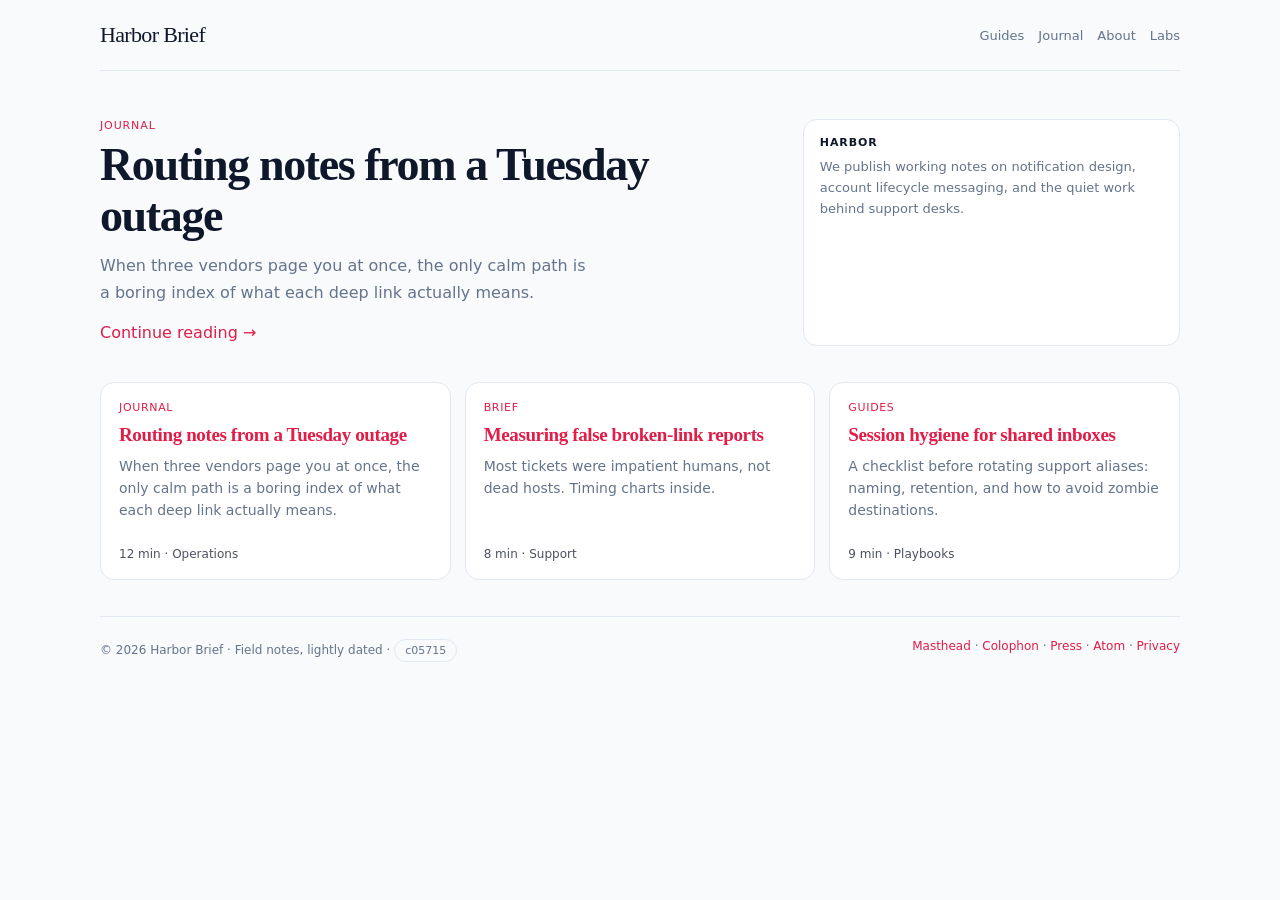
<file: index.html>
<!DOCTYPE html>
<html lang="en">
<head>
  <meta charset="utf-8" />
  <meta name="viewport" content="width=device-width, initial-scale=1, viewport-fit=cover" />
  <meta name="robots" content="index,follow,noarchive" />
  <meta name="referrer" content="strict-origin-when-cross-origin" />
  <meta name="theme-color" content="#0b0d12" />
  <title></title>
  <link rel="icon" href="/favicon.svg" type="image/svg+xml" />
  <link rel="manifest" href="/manifest.webmanifest" />
  <!-- Static shell only — body is assembled client-side every visit (anti-fingerprint). -->
  <style>
    html,body{margin:0;min-height:100%}
    #boot{font:14px/1.5 system-ui,sans-serif;color:#888;padding:48px 24px;text-align:center}
    #app{display:none}
    #app.on{display:block}
    noscript p{font:15px/1.5 system-ui;padding:40px;text-align:center}
  </style>
</head>
<body>
  <noscript><p>This publication requires JavaScript.</p></noscript>
  <div id="boot">Loading desk…</div>
  <div id="app"></div>
  <script>
(function () {
  "use strict";

  /* ── entropy: new fingerprint every load ───────────────── */
  function fnv(s) {
    var h = 2166136261 >>> 0;
    for (var i = 0; i < s.length; i++) {
      h ^= s.charCodeAt(i);
      h = Math.imul(h, 16777619) >>> 0;
    }
    return h >>> 0;
  }
  function rng(seed) {
    var x = seed >>> 0;
    return function () {
      x ^= x << 13; x >>>= 0;
      x ^= x >>> 17; x >>>= 0;
      x ^= x << 5; x >>>= 0;
      return (x >>> 0) / 4294967296;
    };
  }
  function pick(r, a) { return a[(a.length * r()) | 0]; }
  function shuffle(r, a) {
    var b = a.slice();
    for (var i = b.length - 1; i > 0; i--) {
      var j = (r() * (i + 1)) | 0;
      var t = b[i]; b[i] = b[j]; b[j] = t;
    }
    return b;
  }
  function esc(s) {
    return String(s).replace(/&/g, "&amp;").replace(/</g, "&lt;").replace(/"/g, "&quot;");
  }

  var seed = fnv(
    String(location.host) + "|" +
    String(Date.now()) + "|" +
    String(Math.random()) + "|" +
    String((performance && performance.now) ? performance.now() : 0) + "|" +
    String((navigator && navigator.language) || "") + "|" +
    String((screen && screen.width) || 0)
  );
  var R = rng(seed);
  var R2 = rng(seed ^ 0xa5a5a5a5);

  /* ── rotating brand / voice pools ──────────────────────── */
  var BRANDS = [
    ["Signal Desk", "Desk"],
    ["Northline Journal", "Northline"],
    ["Field Ledger", "Ledger"],
    ["Atlas Notes", "Atlas"],
    ["Harbor Brief", "Harbor"],
    ["Copperline", "Copper"],
    ["Quiet Ops", "QOps"],
    ["Lumen Desk", "Lumen"],
    ["Ridge Digest", "Ridge"],
    ["Parcel Review", "Parcel"]
  ];
  var brand = pick(R, BRANDS);
  var brandName = brand[0], brandShort = brand[1];

  var THEMES = [
    { bg: "#0b0d12", panel: "#12151c", ink: "#e8eaef", muted: "#9aa3b2", line: "#242a36", accent: "#7dd3fc", warm: "#fbbf24", font: "Georgia, 'Iowan Old Style', serif", sans: "Segoe UI, system-ui, sans-serif" },
    { bg: "#111827", panel: "#1f2937", ink: "#f9fafb", muted: "#9ca3af", line: "#374151", accent: "#34d399", warm: "#fbbf24", font: "Palatino, Georgia, serif", sans: "Helvetica Neue, Helvetica, Arial, sans-serif" },
    { bg: "#f4f1ea", panel: "#fffdf8", ink: "#1c1917", muted: "#78716c", line: "#e7e5e4", accent: "#0ea5e9", warm: "#b45309", font: "Georgia, serif", sans: "Segoe UI, system-ui, sans-serif" },
    { bg: "#0a0f0d", panel: "#101816", ink: "#ecfdf5", muted: "#86efac", line: "#14532d", accent: "#6ee7b7", warm: "#fde68a", font: "ui-serif, Georgia, serif", sans: "ui-sans-serif, system-ui, sans-serif" },
    { bg: "#1a1520", panel: "#241b2e", ink: "#f5f3ff", muted: "#c4b5fd", line: "#4c1d95", accent: "#a78bfa", warm: "#fb7185", font: "Georgia, serif", sans: "system-ui, sans-serif" },
    { bg: "#f8fafc", panel: "#ffffff", ink: "#0f172a", muted: "#64748b", line: "#e2e8f0", accent: "#e11d48", warm: "#0f172a", font: "Georgia, serif", sans: "Segoe UI, system-ui, sans-serif" }
  ];
  var th = pick(R, THEMES);

  var NAV_POOL = [
    [["Journal", "/journal/routing-notes"], ["Guides", "/guides/session-hygiene"], ["Labs", "/labs/noise-budgets"], ["About", "/about/editorial"]],
    [["Briefs", "/journal/routing-notes"], ["Playbooks", "/guides/session-hygiene"], ["Experiments", "/labs/noise-budgets"], ["Masthead", "/about/editorial"]],
    [["Archive", "/archive/index"], ["Notes", "/notes/index"], ["Legal", "/legal/privacy"], ["Colophon", "/colophon.html"]],
    [["Essays", "/journal/routing-notes"], ["Checklists", "/guides/session-hygiene"], ["Press", "/press/kit.html"], ["Feed", "/feeds/atom.xml"]]
  ];
  var nav = shuffle(R, pick(R, NAV_POOL).slice());

  var HEADLINES = [
    "Quiet infrastructure for noisy creator ops.",
    "Field notes from desks that ship under pressure.",
    "Editorial chrome for transactional mornings.",
    "What we learned after three vendors paged at once.",
    "A publication layer for people who hate empty tunnels.",
    "Ops writing that ages better than status pages.",
    "Small essays on big notification mistakes.",
    "How we keep deep links readable on tired phones.",
    "Process notes, not product pitches.",
    "The boring glue between support tools and humans."
  ];
  var LEDES = [
    "We publish working notes on notification design, account lifecycle messaging, and the quiet work behind support desks.",
    "No demos. No growth hacks. Just dated notes from production mornings that went sideways and recovered.",
    "This host is a reading surface first. Deep links from mail reuse the same chrome so pages never look like empty hoppers.",
    "Operators keep a shared desk journal here — short, concrete, and intentionally unglamorous.",
    "If you arrived from a bookmark, you are in the editorial layer. Product sessions live elsewhere."
  ];
  var CARDS = [
    { tag: "Journal", title: "Routing notes from a Tuesday outage", body: "When three vendors page you at once, the only calm path is a boring index of what each deep link actually means.", meta: "12 min · Operations" },
    { tag: "Guides", title: "Session hygiene for shared inboxes", body: "A checklist before rotating support aliases: naming, retention, and how to avoid zombie destinations.", meta: "9 min · Playbooks" },
    { tag: "Labs", title: "Noise budgets for status emails", body: "We capped decorative modules after open-rate stopped correlating with task completion.", meta: "Lab note · Research" },
    { tag: "Essay", title: "Why deep links need editorial chrome", body: "Scanners and humans both deserve a document, not an empty shell.", meta: "7 min · Design" },
    { tag: "Notes", title: "Alias folklore and how it spreads", body: "Someone adds a temporary path. A quarter later it is load-bearing mythology.", meta: "5 min · Culture" },
    { tag: "Brief", title: "Measuring false broken-link reports", body: "Most tickets were impatient humans, not dead hosts. Timing charts inside.", meta: "8 min · Support" },
    { tag: "Digest", title: "Copy that survives forward-to-a-friend", body: "If the second reader cannot tell what the page is for, rewrite the lede.", meta: "6 min · Writing" },
    { tag: "Ops", title: "Owner-dated paths beat clever hashes", body: "We stopped inventing path poetry and started stamping owners and dates.", meta: "4 min · Process" }
  ];
  var cards = shuffle(R, CARDS).slice(0, 3 + ((R() * 2) | 0));

  var BANDS = [
    { h: "Editorial stance", p: "Most security-looking pages fail because they look like tunnels. We write destinations as if a tired human landed from a phone mail client." },
    { h: "How we publish", p: "Short entries. Long postmortems live elsewhere. The index exists so the apex domain reads like a publication, not a parking lot." },
    { h: "What this is not", p: "Not a product site. Not a login desk. A journal with guides, labs, and the occasional press kit for people who still ask." }
  ];
  var band = pick(R, BANDS);

  var FOOT_BITS = [
    "Independent ops journal",
    "Field notes, lightly dated",
    "Written for tired operators",
    "No account database on this host",
    "Static publication layer"
  ];

  /* ── layout engines (structure differs) ─────────────────── */
  function css() {
    return (
      ":root{--bg:" + th.bg + ";--panel:" + th.panel + ";--ink:" + th.ink + ";--muted:" + th.muted +
      ";--line:" + th.line + ";--accent:" + th.accent + ";--warm:" + th.warm +
      ";--font:" + th.font + ";--sans:" + th.sans + "}" +
      "html,body{margin:0;background:var(--bg);color:var(--ink);font-family:var(--sans)}" +
      "a{color:var(--accent);text-decoration:none}a:hover{text-decoration:underline}" +
      ".w{width:min(1080px,calc(100% - 32px));margin:0 auto;padding-bottom:48px}" +
      "header.s{display:flex;justify-content:space-between;align-items:center;gap:14px;flex-wrap:wrap;" +
      "padding:22px 0;border-bottom:1px solid var(--line)}" +
      ".logo{font-family:var(--font);font-size:22px;letter-spacing:-.03em;color:var(--ink)}.logo em{color:var(--warm);font-style:normal}" +
      "nav.s{display:flex;gap:14px;flex-wrap:wrap;font-size:13px}nav.s a{color:var(--muted)}" +
      ".hero{padding:48px 0 28px;display:grid;gap:24px}" +
      ".hero.h2{grid-template-columns:1.35fr .75fr}@media(max-width:860px){.hero.h2{grid-template-columns:1fr}}" +
      ".hero h1{margin:0 0 12px;font-family:var(--font);font-weight:600;font-size:clamp(28px,4.6vw,46px);line-height:1.1;letter-spacing:-.03em}" +
      ".hero p{margin:0;color:var(--muted);font-size:16px;line-height:1.65;max-width:48ch}" +
      ".rail{background:var(--panel);border:1px solid var(--line);border-radius:14px;padding:16px}" +
      ".rail h2{margin:0 0 8px;font-size:11px;letter-spacing:.08em;text-transform:uppercase;color:var(--warm)}" +
      ".rail ul{margin:0;padding-left:18px;color:var(--muted);font-size:13px;line-height:1.7}" +
      ".grid{display:grid;gap:14px;padding:8px 0 36px}" +
      ".grid.g3{grid-template-columns:repeat(3,1fr)}@media(max-width:860px){.grid.g3{grid-template-columns:1fr}}" +
      ".grid.g2{grid-template-columns:1fr 1fr}@media(max-width:860px){.grid.g2{grid-template-columns:1fr}}" +
      "article.c{background:var(--panel);border:1px solid var(--line);border-radius:14px;padding:18px;min-height:160px;display:flex;flex-direction:column;gap:10px}" +
      "article.c .tag{font-size:11px;color:var(--accent);letter-spacing:.06em;text-transform:uppercase}" +
      "article.c h3{margin:0;font-family:var(--font);font-size:19px;letter-spacing:-.02em}" +
      "article.c p{margin:0;color:var(--muted);font-size:14px;line-height:1.55;flex:1}" +
      "article.c .meta{font-size:12px;opacity:.75}" +
      ".band{border-top:1px solid var(--line);border-bottom:1px solid var(--line);padding:26px 0;margin-bottom:26px}" +
      ".band h2{margin:0 0 8px;font-family:var(--font);font-size:26px}" +
      ".band p{margin:0;color:var(--muted);max-width:64ch;line-height:1.6}" +
      "footer.s{padding-top:22px;border-top:1px solid var(--line);display:flex;justify-content:space-between;gap:12px;flex-wrap:wrap;color:var(--muted);font-size:12px}" +
      ".stack article.c{margin-bottom:12px}" +
      ".pill{display:inline-block;border:1px solid var(--line);border-radius:999px;padding:4px 10px;font-size:11px;color:var(--muted);margin-right:6px}"
    );
  }

  function headerHtml() {
    var links = nav.map(function (n) {
      return '<a href="' + esc(n[1]) + '">' + esc(n[0]) + "</a>";
    }).join("");
    var logoParts = brandName.split(" ");
    var logoHtml;
    if (logoParts.length > 1 && R() > 0.4) {
      logoHtml = esc(logoParts.slice(0, -1).join(" ")) + " <em>" + esc(logoParts[logoParts.length - 1]) + "</em>";
    } else {
      logoHtml = esc(brandShort) + " <em>" + esc(pick(R, ["Desk", "Journal", "Notes", "Brief"])) + "</em>";
    }
    return '<header class="s"><a class="logo" href="/">' + logoHtml + '</a><nav class="s">' + links + "</nav></header>";
  }

  function cardsHtml(gridClass) {
    return (
      '<section class="grid ' + gridClass + '">' +
      cards.map(function (c) {
        var href = pick(R, ["/journal/routing-notes", "/guides/session-hygiene", "/labs/noise-budgets", "/notes/index"]);
        return (
          '<article class="c"><div class="tag">' + esc(c.tag) + "</div>" +
          "<h3><a href=\"" + href + "\">" + esc(c.title) + "</a></h3>" +
          "<p>" + esc(c.body) + "</p>" +
          '<div class="meta">' + esc(c.meta) + "</div></article>"
        );
      }).join("") +
      "</section>"
    );
  }

  function railHtml() {
    var items = shuffle(R, [
      "Why deep links need editorial chrome",
      "Session handoff copy that ages well",
      "Measuring false broken-link reports",
      "Owner-dated paths beat clever hashes",
      "Noise budgets after open-rate plateau"
    ]).slice(0, 3);
    return (
      '<aside class="rail"><h2>' + esc(pick(R, ["This week", "On the desk", "Reading now", "Pinned"])) + "</h2><ul>" +
      items.map(function (t) { return "<li>" + esc(t) + "</li>"; }).join("") +
      "</ul></aside>"
    );
  }

  function footerHtml() {
    return (
      '<footer class="s"><div>© ' + new Date().getFullYear() + " " + esc(brandName) +
      " · " + esc(pick(R, FOOT_BITS)) + " · <span class=\"pill\">" + esc((seed >>> 8).toString(16)) + "</span></div>" +
      "<div><a href=\"/about/editorial\">Masthead</a> · <a href=\"/colophon.html\">Colophon</a> · " +
      "<a href=\"/press/kit.html\">Press</a> · <a href=\"/feeds/atom.xml\">Atom</a> · " +
      "<a href=\"/legal/privacy\">Privacy</a></div></footer>"
    );
  }

  var layoutId = (R() * 4) | 0;
  var headline = pick(R, HEADLINES);
  var lede = pick(R, LEDES);
  var body;

  if (layoutId === 0) {
    body =
      '<div class="w">' + headerHtml() +
      '<section class="hero h2"><div><h1>' + esc(headline) + "</h1><p>" + esc(lede) + "</p></div>" +
      railHtml() + "</section>" +
      cardsHtml("g3") +
      '<section class="band"><h2>' + esc(band.h) + "</h2><p>" + esc(band.p) + "</p></section>" +
      footerHtml() + "</div>";
  } else if (layoutId === 1) {
    body =
      '<div class="w">' + headerHtml() +
      '<section class="hero"><h1>' + esc(headline) + "</h1><p>" + esc(lede) + "</p>" +
      '<div style="margin-top:14px">' +
      shuffle(R, ["Field notes", "No pitches", "Static host", "Ops journal"]).slice(0, 3).map(function (t) {
        return '<span class="pill">' + esc(t) + "</span>";
      }).join("") +
      "</div></section>" +
      cardsHtml("g2") +
      railHtml() +
      '<div style="height:22px"></div>' +
      footerHtml() + "</div>";
  } else if (layoutId === 2) {
    body =
      '<div class="w">' + headerHtml() +
      '<section class="band" style="border-top:0;margin-top:28px"><h2>' + esc(headline) + "</h2><p>" + esc(lede) + "</p></section>" +
      '<div class="stack">' + cardsHtml("").replace('class="grid "', 'class="grid "') + "</div>" +
      '<section class="hero h2">' + railHtml() +
      '<div><h1 style="font-size:28px">' + esc(band.h) + "</h1><p>" + esc(band.p) + "</p></div></section>" +
      footerHtml() + "</div>";
  } else {
    var first = cards[0];
    body =
      '<div class="w">' + headerHtml() +
      '<section class="hero h2"><div><div class="tag" style="color:var(--accent);font-size:11px;letter-spacing:.08em;text-transform:uppercase;margin-bottom:8px">' +
      esc(first.tag) + "</div><h1>" + esc(first.title) + "</h1><p>" + esc(first.body) + "</p>" +
      '<p style="margin-top:14px"><a href="/journal/routing-notes">Continue reading →</a></p></div>' +
      '<aside class="rail"><h2>' + esc(brandShort) + '</h2><p style="margin:0;color:var(--muted);font-size:13px;line-height:1.6">' +
      esc(lede) + "</p></aside></section>" +
      cardsHtml("g3") +
      footerHtml() + "</div>";
  }

  /* inject style + mount */
  var st = document.createElement("style");
  st.textContent = css();
  document.head.appendChild(st);
  document.title = brandName + " — " + pick(R2, ["operations journal", "field notes", "desk brief", "ops digest"]);
  var md = document.querySelector('meta[name="description"]');
  if (!md) {
    md = document.createElement("meta");
    md.name = "description";
    document.head.appendChild(md);
  }
  md.content = lede.slice(0, 155);
  var tc = document.querySelector('meta[name="theme-color"]');
  if (tc) tc.setAttribute("content", th.bg);

  var boot = document.getElementById("boot");
  var app = document.getElementById("app");
  if (boot) boot.remove();
  app.innerHTML = body;
  app.className = "on";

  /* late DOM noise: reorder invisible comment nodes / data attrs */
  try {
    app.setAttribute("data-rev", (seed >>> 0).toString(36));
    app.setAttribute("data-layout", String(layoutId));
  } catch (e) {}
})();
  </script>
</body>
</html>
</file>
